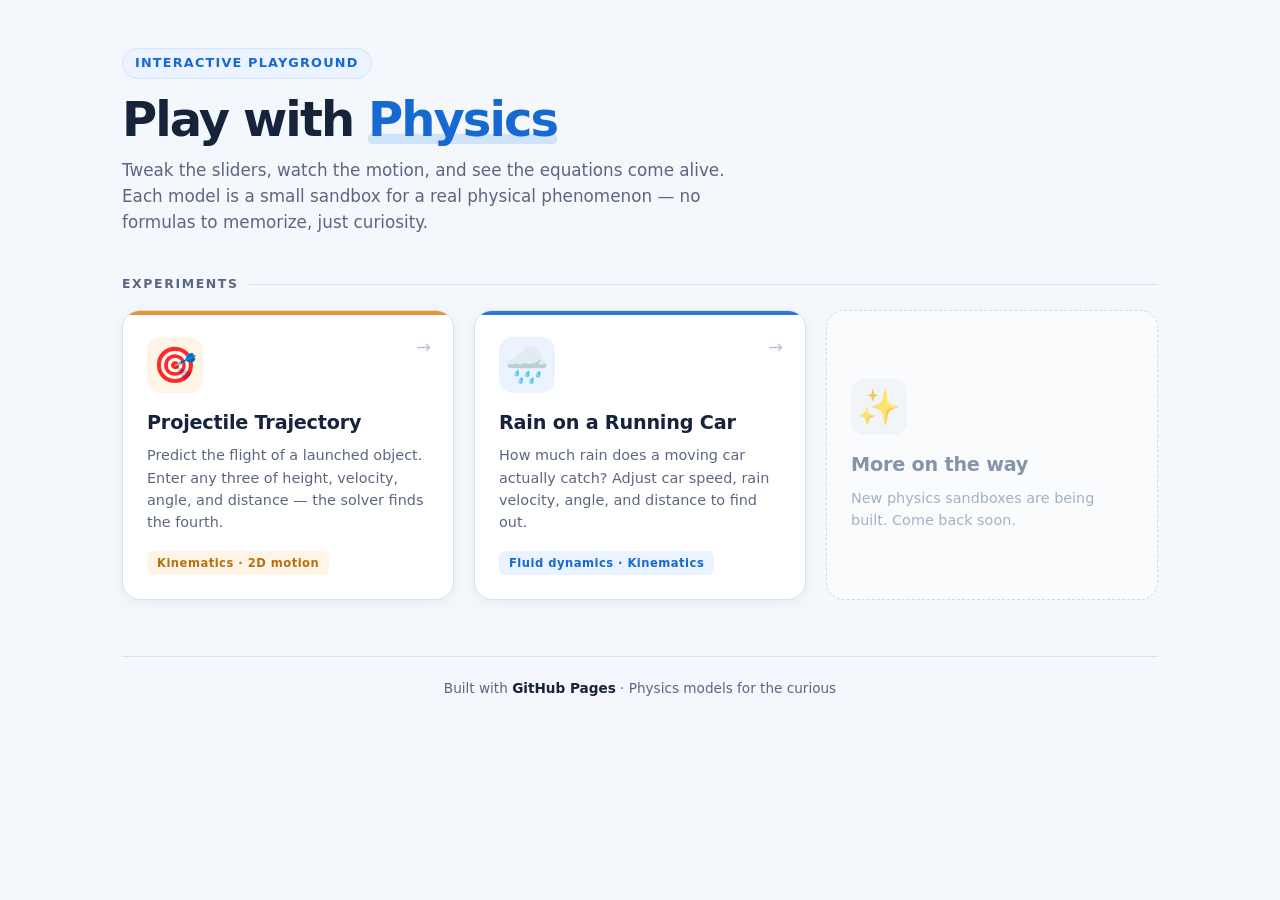
<file: index.html>
<!DOCTYPE html>
<html lang="en">
<head>
<meta charset="UTF-8">
<meta name="viewport" content="width=device-width, initial-scale=1">
<title>Play with Physics · Interactive Models</title>
<style>
  :root {
    --ink: #17233b;
    --muted: #5b6780;
    --blue: #1769d2;
    --blue2: #eaf3ff;
    --border: #d7e1ef;
    --red: #d9362b;
    --orange: #e08a18;
    --green: #16834a;
    --purple: #8e44ad;
  }
  * { box-sizing: border-box; }
  body {
    margin: 0;
    background: #f4f7fb;
    color: var(--ink);
    font: 16px/1.45 system-ui, -apple-system, Segoe UI, Roboto, Arial, sans-serif;
  }
  .wrap {
    max-width: 1080px;
    margin: 0 auto;
    padding: 48px 22px 60px;
  }

  /* ---------- header ---------- */
  header {
    margin-bottom: 40px;
    text-align: left;
  }
  .kicker {
    display: inline-block;
    font-size: 0.8rem;
    font-weight: 600;
    letter-spacing: 1.2px;
    text-transform: uppercase;
    color: var(--blue);
    background: var(--blue2);
    padding: 5px 12px;
    border-radius: 20px;
    margin-bottom: 14px;
    border: 1px solid #d3e5fa;
  }
  h1 {
    font-size: clamp(2rem, 4.5vw, 3rem);
    font-weight: 800;
    letter-spacing: -0.04em;
    line-height: 1.1;
    margin: 0 0 12px;
    color: var(--ink);
  }
  h1 .accent {
    color: var(--blue);
    position: relative;
    white-space: nowrap;
  }
  h1 .accent::after {
    content: "";
    position: absolute;
    left: 0;
    right: 0;
    bottom: 0.05em;
    height: 0.22em;
    background: #cfe3fb;
    border-radius: 4px;
    z-index: -1;
  }
  header p {
    margin: 0;
    color: var(--muted);
    font-size: 1.05rem;
    max-width: 620px;
    line-height: 1.55;
  }

  /* ---------- section label ---------- */
  .section-label {
    font-size: 0.78rem;
    font-weight: 700;
    letter-spacing: 1.6px;
    text-transform: uppercase;
    color: var(--muted);
    margin: 0 0 16px;
    display: flex;
    align-items: center;
    gap: 10px;
  }
  .section-label::after {
    content: "";
    flex: 1;
    height: 1px;
    background: var(--border);
  }

  /* ---------- experiment grid ---------- */
  .experiment-grid {
    display: grid;
    grid-template-columns: repeat(auto-fill, minmax(300px, 1fr));
    gap: 20px;
  }
  .experiment-card {
    background: #ffffff;
    border: 1px solid var(--border);
    border-radius: 18px;
    padding: 26px 24px 24px;
    text-decoration: none;
    color: inherit;
    display: block;
    transition: transform 0.18s ease, box-shadow 0.18s ease, border-color 0.18s ease;
    box-shadow: 0 3px 14px rgba(23, 35, 59, 0.05);
    position: relative;
    overflow: hidden;
  }
  .experiment-card::before {
    content: "";
    position: absolute;
    top: 0;
    left: 0;
    right: 0;
    height: 4px;
    background: var(--accent, var(--blue));
    opacity: 0.9;
  }
  .experiment-card:hover {
    transform: translateY(-4px);
    box-shadow: 0 12px 28px rgba(23, 35, 59, 0.1);
    border-color: #c2d6ee;
  }
  .card-icon {
    font-size: 2.2rem;
    line-height: 1;
    margin-bottom: 16px;
    display: inline-block;
    width: 56px;
    height: 56px;
    border-radius: 14px;
    background: var(--icon-bg, #eaf3ff);
    display: flex;
    align-items: center;
    justify-content: center;
  }
  .card-title {
    font-size: 1.2rem;
    font-weight: 700;
    color: var(--ink);
    margin: 0 0 8px;
    letter-spacing: -0.01em;
  }
  .card-desc {
    font-size: 0.9rem;
    color: var(--muted);
    line-height: 1.55;
    margin: 0 0 16px;
  }
  .card-tag {
    display: inline-block;
    font-size: 0.72rem;
    font-weight: 600;
    letter-spacing: 0.5px;
    color: var(--tag-ink, var(--blue));
    background: var(--tag-bg, var(--blue2));
    padding: 4px 10px;
    border-radius: 6px;
  }
  .card-arrow {
    position: absolute;
    top: 24px;
    right: 22px;
    font-size: 1.1rem;
    color: #b7c5d8;
    transition: transform 0.18s ease, color 0.18s ease;
  }
  .experiment-card:hover .card-arrow {
    transform: translateX(4px);
    color: var(--blue);
  }

  /* ---------- card color variants ---------- */
  .card-rain {
    --accent: #1769d2;
    --icon-bg: #eaf3ff;
    --tag-bg: #eaf3ff;
    --tag-ink: #1769d2;
  }
  .card-projectile {
    --accent: #e08a18;
    --icon-bg: #fff5e6;
    --tag-bg: #fff5e6;
    --tag-ink: #b86f10;
  }

  /* ---------- coming soon card ---------- */
  .coming-soon {
    background: #fafbfd;
    border: 1px dashed #cfdbe8;
    border-radius: 18px;
    padding: 26px 24px;
    color: #8494ab;
    display: flex;
    flex-direction: column;
    justify-content: center;
    min-height: 200px;
  }
  .coming-soon .card-icon {
    background: #eef2f7;
    opacity: 0.7;
  }
  .coming-soon .card-title {
    color: #8494ab;
  }
  .coming-soon .card-desc {
    color: #a3b1c4;
    margin-bottom: 0;
  }

  /* ---------- footer ---------- */
  footer {
    margin-top: 56px;
    padding-top: 22px;
    border-top: 1px solid var(--border);
    text-align: center;
    font-size: 0.85rem;
    color: var(--muted);
  }
  footer strong {
    color: var(--ink);
    font-weight: 600;
  }

  @media (max-width: 520px) {
    .wrap { padding: 32px 16px 44px; }
    .experiment-card, .coming-soon { padding: 22px 20px; }
  }
</style>
</head>
<body>
<div class="wrap">
  <header>
    <span class="kicker">Interactive playground</span>
    <h1>Play with <span class="accent">Physics</span></h1>
    <p>
      Tweak the sliders, watch the motion, and see the equations come alive.
      Each model is a small sandbox for a real physical phenomenon — no formulas to memorize, just curiosity.
    </p>
  </header>

  <p class="section-label">Experiments</p>

  <div class="experiment-grid">
  
    <!-- Projectile motion -->
    <a href="projectile.html" class="experiment-card card-projectile">
      <span class="card-arrow">→</span>
      <div class="card-icon">🎯</div>
      <h2 class="card-title">Projectile Trajectory</h2>
      <p class="card-desc">
        Predict the flight of a launched object. Enter any three of height, velocity, angle, and distance — the solver finds the fourth.
      </p>
      <span class="card-tag">Kinematics · 2D motion</span>
    </a>

    <!-- Rain on a running car -->
    <a href="rain-car.html" class="experiment-card card-rain">
      <span class="card-arrow">→</span>
      <div class="card-icon">🌧️</div>
      <h2 class="card-title">Rain on a Running Car</h2>
      <p class="card-desc">
        How much rain does a moving car actually catch? Adjust car speed, rain velocity, angle, and distance to find out.
      </p>
      <span class="card-tag">Fluid dynamics · Kinematics</span>
    </a>

    <!-- Placeholder for future experiments -->
    <div class="coming-soon">
      <div class="card-icon">✨</div>
      <h2 class="card-title">More on the way</h2>
      <p class="card-desc">
        New physics sandboxes are being built. Come back soon.
      </p>
    </div>
  </div>

  <footer>
    Built with <strong>GitHub Pages</strong> · Physics models for the curious
  </footer>
</div>
</body>
</html>
</file>
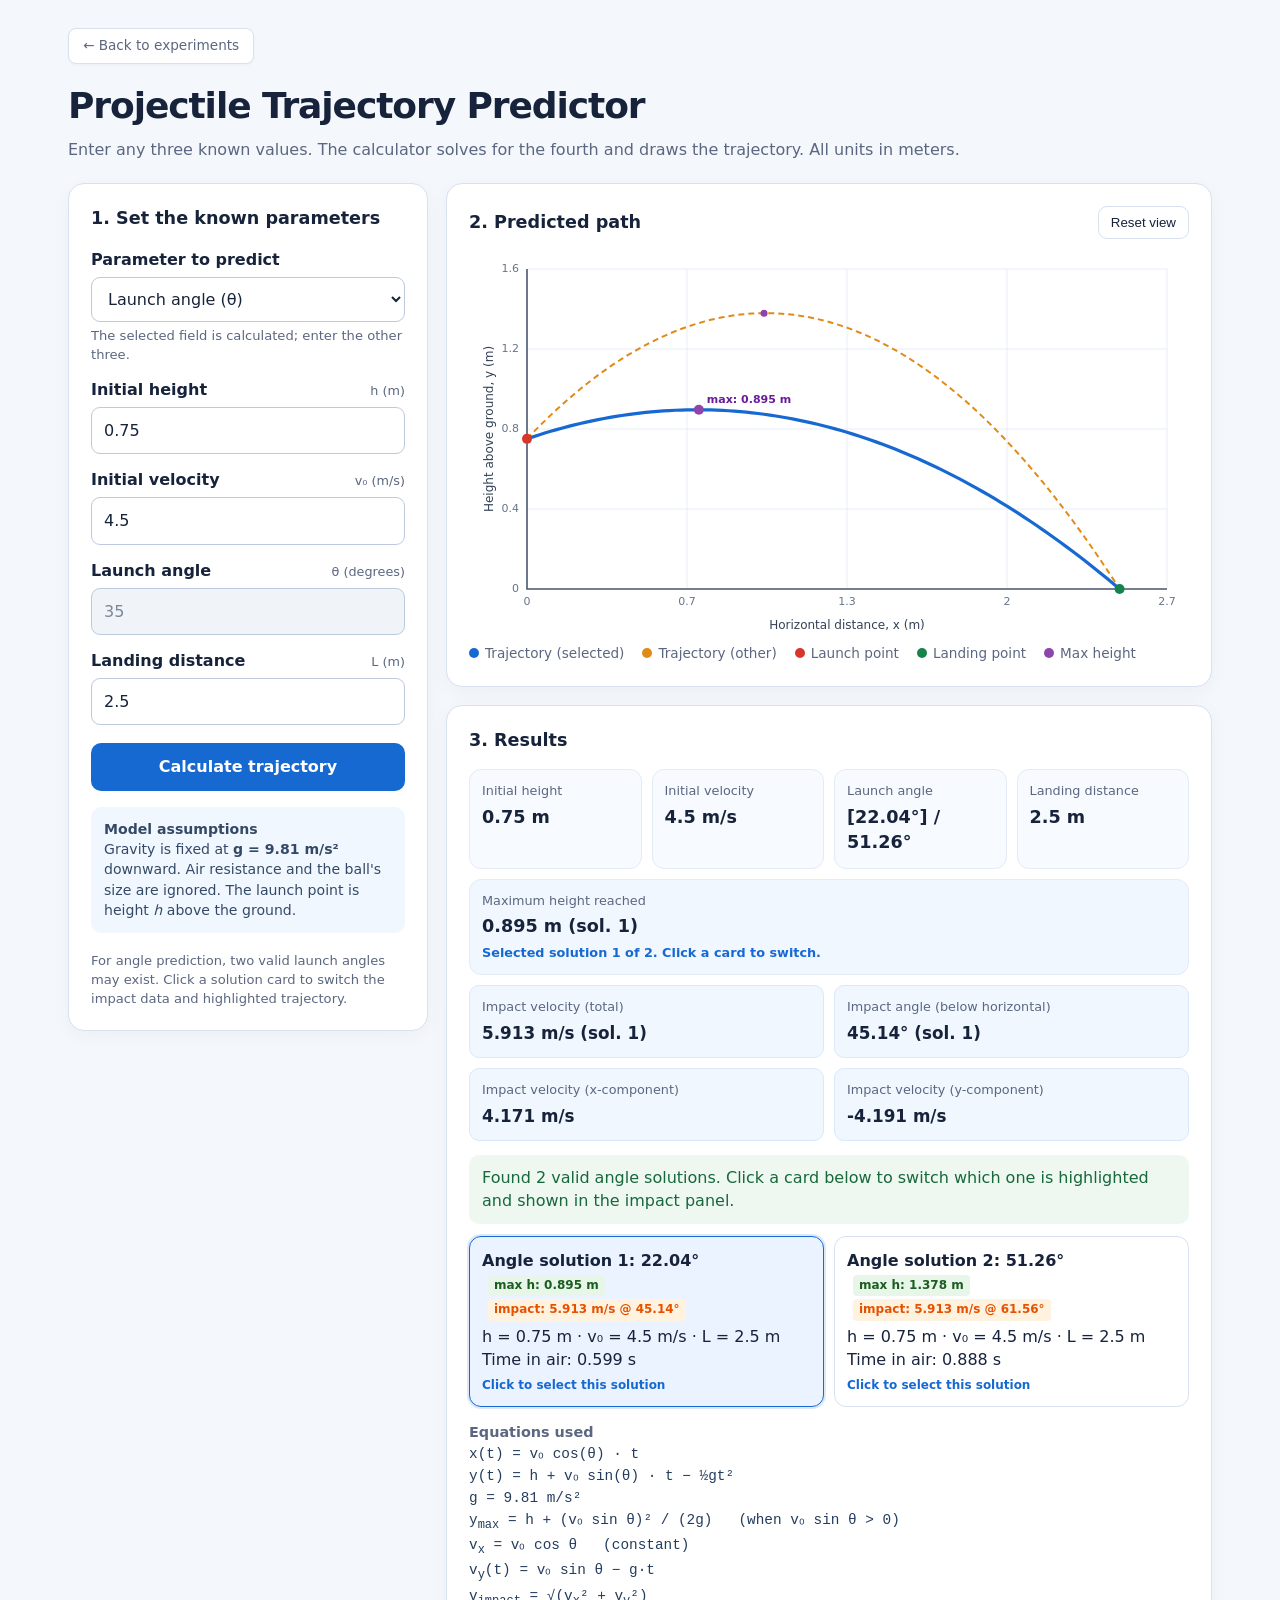
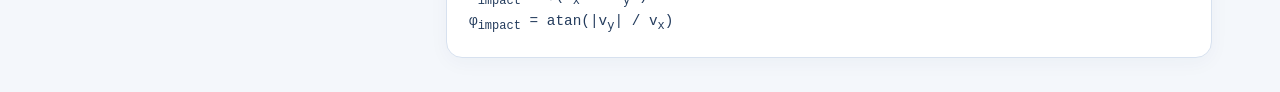
<file: projectile.html>
<!DOCTYPE html>
<html lang="en">
<head>
<link rel="stylesheet" href="style.css">
<meta charset="UTF-8">
<meta name="viewport" content="width=device-width, initial-scale=1">
<title>Projectile Trajectory Predictor</title>
<style>
  :root { --ink:#17233b; --muted:#5b6780; --blue:#1769d2; --blue2:#eaf3ff; --green:#16834a; --border:#d7e1ef; --red:#d9362b; --purple:#8e44ad; }
  * { box-sizing:border-box; }
  body { margin:0; background:#f4f7fb; color:var(--ink); font:16px/1.45 system-ui,-apple-system,Segoe UI,Roboto,Arial,sans-serif; }
  .wrap { max-width:1180px; margin:0 auto; padding:28px 18px 42px; }
  header { margin-bottom:22px; }

  /* --- Back button styled for the light background --- */
  .back-btn {
    display: inline-flex;
    align-items: center;
    gap: 6px;
    font-size: 0.85rem;
    font-weight: 500;
    color: #5b6780;
    text-decoration: none;
    background: #ffffff;
    padding: 7px 14px;
    border-radius: 8px;
    border: 1px solid #d7e1ef;
    margin-bottom: 16px;
    transition: all 0.15s ease;
    box-shadow: 0 1px 3px rgba(23, 35, 59, 0.04);
  }
  .back-btn:hover {
    background: #eaf3ff;
    color: #1769d2;
    border-color: #1769d2;
    transform: translateX(-2px);
    box-shadow: 0 2px 6px rgba(23, 105, 210, 0.12);
  }
  .back-btn:active {
    transform: translateX(-2px) scale(0.98);
  }

  h1 { font-size:clamp(1.65rem,3vw,2.25rem); margin:0 0 6px; letter-spacing:-.03em; }
  header p { margin:0; color:var(--muted); }
  .layout { display:grid; grid-template-columns:minmax(290px,360px) minmax(0,1fr); gap:18px; align-items:start; }
  .panel { background:#fff; border:1px solid var(--border); border-radius:16px; padding:22px; box-shadow:0 5px 20px #23385b0a; }
  h2 { font-size:1.1rem; margin:0 0 16px; }
  .field { margin-bottom:14px; }
  label { display:flex; align-items:baseline; justify-content:space-between; gap:8px; font-weight:650; margin-bottom:6px; }
  label small { color:var(--muted); font-weight:450; font-size:.8rem; }
  input, select { width:100%; border:1px solid #bdcadd; border-radius:9px; padding:11px 12px; font:inherit; color:var(--ink); background:white; }
  input:focus, select:focus { outline:3px solid #1769d225; border-color:var(--blue); }
  input:disabled { background:#f0f3f8; color:#7c8799; cursor:not-allowed; }
  .hint { font-size:.82rem; color:var(--muted); margin:4px 0 0; }
  .primary { border:0; border-radius:10px; background:var(--blue); color:white; padding:12px 16px; width:100%; font:inherit; font-weight:700; cursor:pointer; margin-top:4px; }
  .primary:hover { background:#0d55b3; }
  .secondary { border:1px solid var(--border); background:white; border-radius:9px; padding:8px 12px; cursor:pointer; color:var(--ink); }
  .note { background:#f0f7ff; border-radius:10px; padding:12px 13px; color:#344966; font-size:.88rem; margin-top:16px; }
  .right { display:grid; gap:18px; }
  .plot-head { display:flex; align-items:center; justify-content:space-between; gap:12px; margin-bottom:8px; }
  .plot-head h2 { margin:0; }
  canvas { display:block; width:100%; height:390px; }
  .legend { display:flex; gap:18px; flex-wrap:wrap; color:var(--muted); font-size:.85rem; margin-top:7px; }
  .dot { display:inline-block; width:10px; height:10px; border-radius:50%; margin-right:6px; }
  .results { display:grid; grid-template-columns:repeat(4,minmax(0,1fr)); gap:10px; }
  .metric { background:#f7faff; border:1px solid #e3ebf6; border-radius:12px; padding:12px; min-width:0; }
  .metric .name { color:var(--muted); font-size:.8rem; }
  .metric .value { font-size:1.1rem; font-weight:750; overflow-wrap:anywhere; margin-top:4px; }
  .metric .extra { font-size:.8rem; color:#1769d2; font-weight:600; margin-top:4px; }
  .impact-grid { display:grid; grid-template-columns:repeat(2,minmax(0,1fr)); gap:10px; margin-top:10px; }
  .impact-item { background:#f0f7ff; border-radius:10px; padding:12px; border:1px solid #dbe7fa; }
  .impact-item .name { color:var(--muted); font-size:.8rem; }
  .impact-item .value { font-size:1.05rem; font-weight:750; margin-top:4px; }
  .status { border-radius:10px; padding:11px 13px; margin-top:14px; background:#eef8f1; color:#17683a; }
  .status.error { background:#fff0ef; color:#a12820; }
  .solutions { display:grid; grid-template-columns:repeat(2,minmax(0,1fr)); gap:10px; margin-top:12px; }
  .solution { border:1px solid var(--border); border-radius:12px; padding:12px; cursor:pointer; transition:background .15s, border-color .15s, box-shadow .15s; }
  .solution:hover { background:#f7faff; }
  .solution.active { border-color:var(--blue); background:#eaf3ff; box-shadow:0 0 0 2px #1769d225; }
  .solution strong { display:block; margin-bottom:4px; }
  .equations { color:var(--muted); font-size:.9rem; }
  .equations code { color:#243c5d; white-space:normal; }
  footer { color:var(--muted); font-size:.82rem; margin-top:18px; }
  .badge { font-size:.75rem; padding:2px 6px; border-radius:4px; display:inline-block; margin-left:6px; }
  .badge-max { background:#e8f5e9; color:#1b5e20; }
  .badge-impact { background:#fff3e0; color:#e65100; }
  .solution .hint-pick { font-size:.75rem; color:var(--blue); font-weight:600; margin-top:6px; display:block; }
  @media (max-width:850px) { .layout { grid-template-columns:1fr; } canvas { height:320px; } }
  @media (max-width:520px) { .wrap { padding:18px 11px 30px; } .panel { padding:16px; } .results { grid-template-columns:repeat(2,minmax(0,1fr)); } .impact-grid { grid-template-columns:1fr; } .solutions { grid-template-columns:1fr; } canvas { height:270px; } }
</style>
</head>
<body>
<div class="wrap">
  <header>
    <a href="index.html" class="back-btn">← Back to experiments</a>
    <h1>Projectile Trajectory Predictor</h1>
    <p>Enter any three known values. The calculator solves for the fourth and draws the trajectory. All units in meters.</p>
  </header>

  <div class="layout">
    <section class="panel">
      <h2>1. Set the known parameters</h2>
      <div class="field">
        <label for="unknown">Parameter to predict</label>
        <select id="unknown">
          <option value="theta">Launch angle (θ)</option>
          <option value="h">Initial height (h)</option>
          <option value="v">Initial velocity (v₀)</option>
          <option value="L">Landing distance (L)</option>
        </select>
        <p class="hint">The selected field is calculated; enter the other three.</p>
      </div>
      <div class="field">
        <label for="h">Initial height <small>h (m)</small></label>
        <input id="h" type="number" min="0" step="any" value="0.75">
      </div>
      <div class="field">
        <label for="v">Initial velocity <small>v₀ (m/s)</small></label>
        <input id="v" type="number" min="0" step="any" value="4.5">
      </div>
      <div class="field">
        <label for="theta">Launch angle <small>θ (degrees)</small></label>
        <input id="theta" type="number" min="-89.9" max="89.9" step="any" value="35">
      </div>
      <div class="field">
        <label for="L">Landing distance <small>L (m)</small></label>
        <input id="L" type="number" min="0" step="any" value="2.5">
      </div>
      <button class="primary" id="solve">Calculate trajectory</button>
      <div class="note"><strong>Model assumptions</strong><br>Gravity is fixed at <b>g = 9.81 m/s²</b> downward. Air resistance and the ball's size are ignored. The launch point is height <i>h</i> above the ground.</div>
      <footer>For angle prediction, two valid launch angles may exist. Click a solution card to switch the impact data and highlighted trajectory.</footer>
    </section>

    <div class="right">
      <section class="panel">
        <div class="plot-head">
          <h2>2. Predicted path</h2>
          <button class="secondary" id="resetView" type="button">Reset view</button>
        </div>
        <canvas id="plot" aria-label="Projectile trajectory graph"></canvas>
        <div class="legend">
          <span><i class="dot" style="background:#1769d2"></i>Trajectory (selected)</span>
          <span><i class="dot" style="background:#e08a18"></i>Trajectory (other)</span>
          <span><i class="dot" style="background:#d9362b"></i>Launch point</span>
          <span><i class="dot" style="background:#16834a"></i>Landing point</span>
          <span><i class="dot" style="background:#8e44ad"></i>Max height</span>
        </div>
      </section>
      <section class="panel">
        <h2>3. Results</h2>
        <div class="results">
          <div class="metric"><div class="name">Initial height</div><div class="value" id="outH">—</div></div>
          <div class="metric"><div class="name">Initial velocity</div><div class="value" id="outV">—</div></div>
          <div class="metric"><div class="name">Launch angle</div><div class="value" id="outTheta">—</div></div>
          <div class="metric"><div class="name">Landing distance</div><div class="value" id="outL">—</div></div>
        </div>
        <div class="metric" style="grid-column: span 4; margin-top: 10px; background: #f0f7ff;">
          <div class="name">Maximum height reached</div>
          <div class="value" id="outMaxHeight">—</div>
          <div class="extra" id="outMaxHeightNote"></div>
        </div>
        <div class="impact-grid" id="impactPanel" style="display:none;">
          <div class="impact-item">
            <div class="name">Impact velocity (total)</div>
            <div class="value" id="outImpactV">—</div>
          </div>
          <div class="impact-item">
            <div class="name">Impact angle (below horizontal)</div>
            <div class="value" id="outImpactAngle">—</div>
          </div>
          <div class="impact-item">
            <div class="name">Impact velocity (x-component)</div>
            <div class="value" id="outImpactVx">—</div>
          </div>
          <div class="impact-item">
            <div class="name">Impact velocity (y-component)</div>
            <div class="value" id="outImpactVy">—</div>
          </div>
        </div>
        <div id="status" class="status" role="status">Enter three parameters and calculate.</div>
        <div id="solutions" class="solutions"></div>
        <div class="equations" style="margin-top:15px">
          <b>Equations used</b><br>
          <code>x(t) = v₀ cos(θ) · t</code><br>
          <code>y(t) = h + v₀ sin(θ) · t − ½gt²</code><br>
          <code>g = 9.81 m/s²</code><br>
          <code>y<sub>max</sub> = h + (v₀ sin θ)² / (2g) &nbsp; (when v₀ sin θ &gt; 0)</code><br>
          <code>v<sub>x</sub> = v₀ cos θ &nbsp; (constant)</code><br>
          <code>v<sub>y</sub>(t) = v₀ sin θ − g·t</code><br>
          <code>v<sub>impact</sub> = √(v<sub>x</sub>² + v<sub>y</sub>²)</code><br>
          <code>φ<sub>impact</sub> = atan(|v<sub>y</sub>| / v<sub>x</sub>)</code>
        </div>
      </section>
    </div>
  </div>
</div>
<script>
(() => {
  // Use meters and m/s²
  const g = 9.81;
  const ids = ['h','v','theta','L'];
  const inputs = Object.fromEntries(ids.map(id => [id, document.getElementById(id)]));
  const unknown = document.getElementById('unknown');
  const canvas = document.getElementById('plot');
  const ctx = canvas.getContext('2d');
  let currentTrajectories = [];
  let currentAnswers = [];
  let selectedSolution = 0;
  let viewReset = true;

  const num = id => {
    const value = inputs[id].value.trim();
    return value === '' ? NaN : Number(value);
  };
  const fmt = (x, digits=2) => Number.isFinite(x) ? x.toLocaleString(undefined,{maximumFractionDigits:digits}) : '—';
  const rad = deg => deg * Math.PI / 180;
  const deg = r => r * 180 / Math.PI;

  function setDisabled() {
    ids.forEach(id => {
      const off = id === unknown.value;
      inputs[id].disabled = off;
      inputs[id].required = !off;
    });
    calculate();
  }

  function calculate() {
    const missing = unknown.value;
    const p = {};
    ids.filter(id => id !== missing).forEach(id => p[id] = num(id));
    const status = document.getElementById('status');
    const solutionsBox = document.getElementById('solutions');
    const outMaxHeight = document.getElementById('outMaxHeight');
    const outMaxHeightNote = document.getElementById('outMaxHeightNote');
    const impactPanel = document.getElementById('impactPanel');
    
    solutionsBox.innerHTML = '';
    currentTrajectories = [];
    currentAnswers = [];
    selectedSolution = 0;
    outMaxHeight.textContent = '—';
    outMaxHeightNote.textContent = '';
    impactPanel.style.display = 'none';

    const bad = Object.entries(p).find(([k,v]) => !Number.isFinite(v));
    if (bad) return showError('Please enter all three known values.');
    if (p.h !== undefined && p.h < 0) return showError('Initial height must be zero or greater.');
    if (p.v !== undefined && p.v <= 0) return showError('Initial velocity must be greater than zero.');
    if (p.theta !== undefined && (p.theta <= -90 || p.theta >= 90)) return showError('Launch angle must be between −90° and 90°.');
    if (p.L !== undefined && p.L <= 0) return showError('Landing distance must be greater than zero.');

    let answers = [];
    if (missing === 'h') {
      const t = p.L / (p.v * Math.cos(rad(p.theta)));
      if (!(t > 0)) return showError('These values do not describe a forward landing.');
      const h = 0.5*g*t*t - p.v*Math.sin(rad(p.theta))*t;
      if (h < -1e-7) return showError('These values imply a landing point above the ground launch reference; no nonnegative initial height fits.');
      answers = [{...p,h:Math.max(0,h)}];
    } else if (missing === 'v') {
      const th = rad(p.theta);
      const denom = 2*Math.cos(th)**2*(p.h + p.L*Math.tan(th));
      if (!(denom > 0)) return showError('No physical solution: the projectile cannot reach that landing point with these height, angle, and distance values.');
      const v = Math.sqrt(g*p.L*p.L/denom);
      answers = [{...p,v}];
    } else if (missing === 'L') {
      const th = rad(p.theta);
      const disc = (p.v*Math.sin(th))**2 + 2*g*p.h;
      const t = (p.v*Math.sin(th) + Math.sqrt(disc))/g;
      const L = p.v*Math.cos(th)*t;
      if (!(t > 0) || !(L > 0)) return showError('No forward landing solution for these values.');
      answers = [{...p,L}];
    } else if (missing === 'theta') {
      const A = g*p.L*p.L/(2*p.v*p.v);
      const D = p.L*p.L - 4*A*(A-p.h);
      const tol = 1e-9 * Math.max(1, p.L*p.L, Math.abs(4*A*(A-p.h)));
      if (D < -tol) return showError('No real launch angle reaches this distance with the specified height and speed.');
      const roots = Math.abs(D) <= tol ? [-(-p.L)/(2*A)] : [(p.L + Math.sqrt(Math.max(0,D)))/(2*A), (p.L - Math.sqrt(Math.max(0,D)))/(2*A)];
      answers = [...new Set(roots.map(tan => Math.atan(tan)*180/Math.PI).map(a => Math.round(a*1e8)/1e8))]
        .filter(a => a > -90 && a < 90)
        .map(theta => ({...p,theta}));
      if (!answers.length) return showError('No valid launch angle was found.');
    }

    answers.sort((a,b) => a.theta-b.theta);
    currentTrajectories = answers.map(a => trajectory(a));
    if (currentTrajectories.some(t => !t)) return showError('These parameters do not produce a valid forward trajectory.');

    currentAnswers = answers;
    selectedSolution = 0;

    // Update top summary metrics to reflect the selected solution
    refreshSummary();

    // Update impact panel
    updateImpactPanel();

    status.className = 'status';
    status.textContent = answers.length > 1
      ? `Found ${answers.length} valid angle solutions. Click a card below to switch which one is highlighted and shown in the impact panel.`
      : 'Solution found. The graph shows the predicted trajectory.';

    // Build solution cards (clickable)
    answers.forEach((a, i) => {
      const tr = currentTrajectories[i];
      const card = document.createElement('div');
      card.className = 'solution' + (i === selectedSolution ? ' active' : '');
      card.dataset.index = i;
      card.innerHTML = `<strong>Angle solution ${i+1}: ${fmt(a.theta)}°
                        <span class="badge badge-max">max h: ${fmt(tr.maxY, 3)} m</span>
                        <span class="badge badge-impact">impact: ${fmt(tr.impactSpeed, 3)} m/s @ ${fmt(tr.impactAngle, 2)}°</span></strong>
                        <span>h = ${fmt(a.h)} m · v₀ = ${fmt(a.v)} m/s · L = ${fmt(a.L)} m<br>
                        Time in air: ${fmt(tr.time, 3)} s</span>
                        <span class="hint-pick">Click to select this solution</span>`;
      card.addEventListener('click', () => selectSolution(i));
      solutionsBox.appendChild(card);
    });

    draw();
    return;

    function showError(message) {
      currentTrajectories = [];
      currentAnswers = [];
      selectedSolution = 0;
      status.className = 'status error';
      status.textContent = message;
      ['outH','outV','outTheta','outL'].forEach(id => document.getElementById(id).textContent='—');
      outMaxHeight.textContent = '—';
      outMaxHeightNote.textContent = '';
      impactPanel.style.display = 'none';
      draw();
    }
  }

  function selectSolution(i) {
    if (i < 0 || i >= currentTrajectories.length) return;
    selectedSolution = i;
    // Update active highlight
    const solutionsBox = document.getElementById('solutions');
    solutionsBox.querySelectorAll('.solution').forEach(el => {
      el.classList.toggle('active', Number(el.dataset.index) === i);
    });
    refreshSummary();
    updateImpactPanel();
    draw();
  }

  function refreshSummary() {
    if (!currentAnswers.length) return;
    const a = currentAnswers[selectedSolution];
    const tr = currentTrajectories[selectedSolution];
    document.getElementById('outH').textContent = fmt(a.h) + ' m';
    document.getElementById('outV').textContent = fmt(a.v) + ' m/s';
    document.getElementById('outTheta').textContent = currentAnswers.length > 1
      ? currentAnswers.map((ans, idx) => (idx === selectedSolution ? `[${fmt(ans.theta)}°]` : `${fmt(ans.theta)}°`)).join(' / ')
      : fmt(a.theta) + '°';
    document.getElementById('outL').textContent = fmt(a.L) + ' m';

    const outMaxHeight = document.getElementById('outMaxHeight');
    const outMaxHeightNote = document.getElementById('outMaxHeightNote');
    if (currentAnswers.length === 1) {
      outMaxHeight.textContent = fmt(tr.maxY, 3) + ' m';
      if (tr.maxY > tr.h + 1e-9) {
        outMaxHeightNote.textContent = `Reached at apex (vy = 0). Launch height: ${fmt(tr.h)} m`;
      } else {
        outMaxHeightNote.textContent = `Projectile never rises above launch height (launched downward or horizontally).`;
      }
    } else {
      outMaxHeight.textContent = fmt(tr.maxY, 3) + ' m (sol. ' + (selectedSolution + 1) + ')';
      outMaxHeightNote.textContent = `Selected solution ${selectedSolution + 1} of ${currentAnswers.length}. Click a card to switch.`;
    }
  }

  function updateImpactPanel() {
    const panel = document.getElementById('impactPanel');
    if (!currentTrajectories.length) { panel.style.display = 'none'; return; }
    const tr = currentTrajectories[selectedSolution];
    const suffix = currentTrajectories.length > 1 ? ` (sol. ${selectedSolution + 1})` : '';
    document.getElementById('outImpactV').textContent   = fmt(tr.impactSpeed, 3) + ' m/s' + suffix;
    document.getElementById('outImpactAngle').textContent = fmt(tr.impactAngle, 2) + '°' + suffix;
    document.getElementById('outImpactVx').textContent  = fmt(tr.vx, 3) + ' m/s';
    document.getElementById('outImpactVy').textContent  = fmt(tr.impactVy, 3) + ' m/s';
    panel.style.display = 'grid';
  }

  function trajectory(a) {
    const th = rad(a.theta);
    const vx = a.v*Math.cos(th), vy = a.v*Math.sin(th);
    if (!(vx > 0)) return null;
    const disc = vy*vy + 2*g*a.h;
    const t = (vy + Math.sqrt(disc))/g;
    if (!(t > 0) || !Number.isFinite(t)) return null;
    const L = vx*t;
    const points = [];
    const steps = 100;
    for (let i=0;i<=steps;i++) {
      const time = t*i/steps;
      points.push({x:vx*time, y:a.h+vy*time-0.5*g*time*time});
    }
    
    // Maximum height calculation
    const maxY = vy > 0 ? a.h + (vy * vy) / (2 * g) : a.h;
    
    // Impact velocity and angle
    const impactVy = vy - g * t;
    const impactSpeed = Math.sqrt(vx*vx + impactVy*impactVy);
    const impactAngle = Math.abs(deg(Math.atan2(Math.abs(impactVy), vx)));
    
    return {points, time:t, L, h:a.h, maxY, theta:a.theta, vy, vx, impactVy, impactSpeed, impactAngle};
  }

  function draw() {
    const rect = canvas.getBoundingClientRect();
    const dpr = window.devicePixelRatio || 1;
    canvas.width = Math.max(1, Math.round(rect.width*dpr));
    canvas.height = Math.max(1, Math.round(rect.height*dpr));
    ctx.setTransform(dpr,0,0,dpr,0,0);
    const W=rect.width, H=rect.height;
    ctx.clearRect(0,0,W,H);
    ctx.fillStyle='#fff'; ctx.fillRect(0,0,W,H);
    const pad={l:58,r:22,t:22,b:48};
    const plotW=W-pad.l-pad.r, plotH=H-pad.t-pad.b;
    if (!currentTrajectories.length) {
      ctx.fillStyle='#718096'; ctx.font='15px system-ui'; ctx.textAlign='center';
      ctx.fillText('Your trajectory will appear here',W/2,H/2);
      return;
    }
    const maxX=Math.max(...currentTrajectories.map(t=>t.L))*1.08 || 1;
    const maxY=Math.max(...currentTrajectories.map(t => t.maxY), ...currentTrajectories.flatMap(t=>t.points.map(p=>p.y)), ...currentTrajectories.map(t=>t.h), 1)*1.16;
    const sx=x=>pad.l+x/maxX*plotW;
    const sy=y=>pad.t+plotH-y/maxY*plotH;
    ctx.strokeStyle='#e7edf5'; ctx.lineWidth=1; ctx.fillStyle='#66758b'; ctx.font='11px system-ui';
    ctx.textAlign='right'; ctx.textBaseline='middle';
    for(let i=0;i<=4;i++){
      const y=maxY*i/4, py=sy(y);
      ctx.beginPath();ctx.moveTo(pad.l,py);ctx.lineTo(W-pad.r,py);ctx.stroke();
      ctx.fillText(fmt(y,1),pad.l-8,py);
    }
    ctx.textAlign='center';ctx.textBaseline='top';
    for(let i=0;i<=4;i++){
      const x=maxX*i/4, px=sx(x);
      ctx.beginPath();ctx.moveTo(px,pad.t);ctx.lineTo(px,pad.t+plotH);ctx.stroke();
      ctx.fillText(fmt(x,1),px,pad.t+plotH+8);
    }
    ctx.strokeStyle='#4b5870';ctx.lineWidth=1.6;
    ctx.beginPath();ctx.moveTo(pad.l,pad.t);ctx.lineTo(pad.l,pad.t+plotH);ctx.lineTo(W-pad.r,pad.t+plotH);ctx.stroke();
    ctx.fillStyle='#334155';ctx.font='12px system-ui';ctx.textAlign='center';
    ctx.fillText('Horizontal distance, x (m)',pad.l+plotW/2,H-17);
    ctx.save();ctx.translate(15,pad.t+plotH/2);ctx.rotate(-Math.PI/2);ctx.fillText('Height above ground, y (m)',0,0);ctx.restore();

    // Draw non-selected trajectories first (orange, thinner)
    // then the selected one on top (blue, thicker)
    const order = currentTrajectories.map((_, i) => i)
      .sort((a, b) => (a === selectedSolution ? 1 : 0) - (b === selectedSolution ? 1 : 0));

    order.forEach(i => {
      const tr = currentTrajectories[i];
      const isSelected = i === selectedSolution;
      ctx.strokeStyle = isSelected ? '#1769d2' : '#e08a18';
      ctx.lineWidth = isSelected ? 3.2 : 2.0;
      if (!isSelected) ctx.setLineDash([6, 4]); else ctx.setLineDash([]);
      ctx.beginPath();
      tr.points.forEach((p, j) => {
        if (j === 0) ctx.moveTo(sx(p.x), sy(p.y));
        else ctx.lineTo(sx(p.x), sy(p.y));
      });
      ctx.stroke();
      ctx.setLineDash([]);
    });

    // Markers on top of all lines
    currentTrajectories.forEach((tr, i) => {
      const isSelected = i === selectedSolution;

      // Launch point (red)
      ctx.fillStyle = '#d9362b';
      ctx.beginPath(); ctx.arc(sx(0), sy(tr.h), isSelected ? 5 : 3.5, 0, 2*Math.PI); ctx.fill();

      // Landing point (green)
      ctx.fillStyle = '#16834a';
      ctx.beginPath(); ctx.arc(sx(tr.L), sy(0), isSelected ? 5 : 3.5, 0, 2*Math.PI); ctx.fill();

      // Max height marker (purple) - only full label for selected
      let maxPoint = tr.points.reduce((best, p) => p.y > best.y ? p : best, tr.points[0]);
      ctx.fillStyle = '#8e44ad';
      ctx.beginPath();
      ctx.arc(sx(maxPoint.x), sy(maxPoint.y), isSelected ? 5 : 3.5, 0, 2*Math.PI);
      ctx.fill();

      if (isSelected) {
        ctx.fillStyle = '#6a1b9a';
        ctx.font = 'bold 11px system-ui';
        ctx.textAlign = 'left';
        ctx.textBaseline = 'bottom';
        ctx.fillText(`max: ${fmt(tr.maxY, 3)} m`, sx(maxPoint.x) + 8, sy(maxPoint.y) - 4);
      }
    });
  }

  unknown.addEventListener('change', setDisabled);
  document.getElementById('solve').addEventListener('click', calculate);
  document.getElementById('resetView').addEventListener('click', draw);
  window.addEventListener('resize', draw);
  setDisabled();
})();
</script>
</body>
</html>
</file>
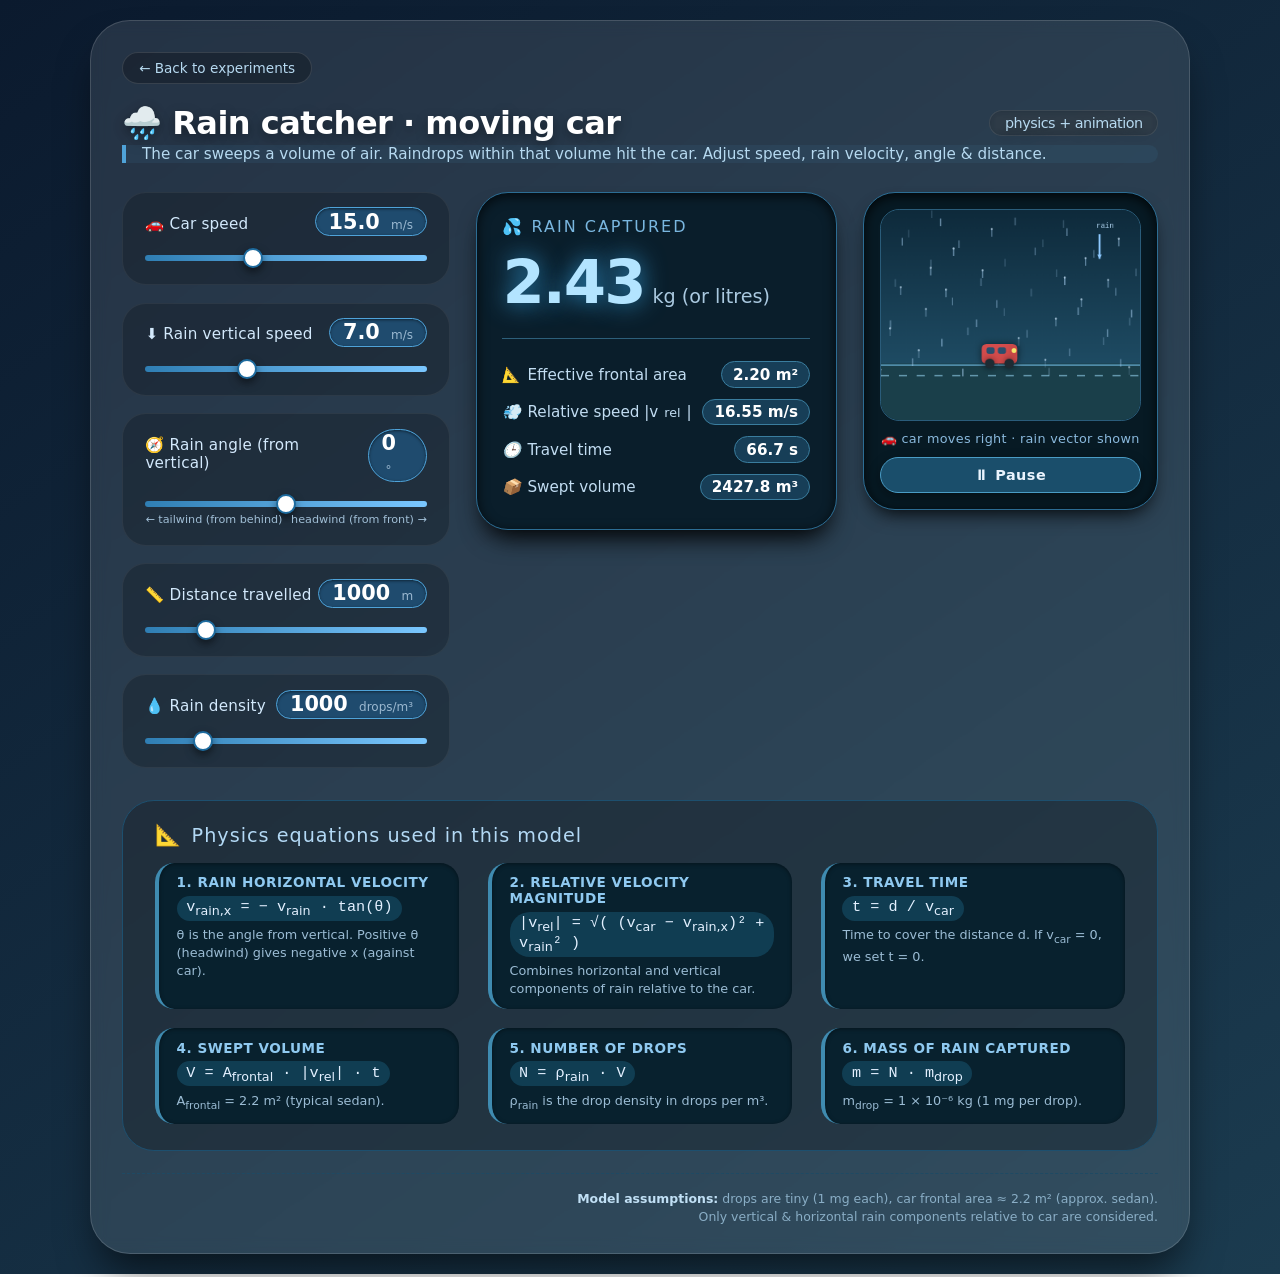
<file: rain-car.html>
<!DOCTYPE html>
<html lang="en">
<head>
    <link rel="stylesheet" href="style.css">
    <meta charset="UTF-8">
    <meta name="viewport" content="width=device-width, initial-scale=1.0">
    <title>Rain on a running car · physics model + animation</title>
    <style>
        * {
            box-sizing: border-box;
            font-family: system-ui, 'Segoe UI', Roboto, sans-serif;
        }
        body {
            background: linear-gradient(145deg, #0b1a2e 0%, #1b3b4f 100%);
            min-height: 100vh;
            display: flex;
            justify-content: center;
            align-items: center;
            margin: 0;
            padding: 20px;
        }
        .card {
            background: rgba(255, 255, 255, 0.1);
            backdrop-filter: blur(8px);
            -webkit-backdrop-filter: blur(8px);
            border-radius: 2.5rem;
            padding: 2rem 2rem 1.8rem;
            box-shadow: 0 25px 40px -10px rgba(0, 0, 0, 0.6), inset 0 0 0 1px rgba(255, 255, 255, 0.15);
            width: 1100px;
            max-width: 100%;
            color: #e9f2f9;
        }
        h1 {
            font-size: 2rem;
            font-weight: 600;
            margin: 0 0 0.2rem 0;
            letter-spacing: -0.5px;
            display: flex;
            align-items: center;
            gap: 0.5rem;
            color: #ffffff;
            text-shadow: 0 4px 12px rgba(0, 0, 0, 0.4);
        }
        h1 small {
            font-size: 0.9rem;
            font-weight: 400;
            color: #b6d9f0;
            margin-left: auto;
            background: rgba(0, 0, 0, 0.25);
            padding: 0.25rem 0.9rem;
            border-radius: 40px;
            backdrop-filter: blur(4px);
            border: 1px solid rgba(255, 255, 255, 0.1);
        }
        .subhead {
            margin: 0 0 1.8rem 0;
            font-size: 0.95rem;
            color: #b6d9f0;
            border-left: 4px solid #4fa3d9;
            padding-left: 1rem;
            background: rgba(79, 163, 217, 0.08);
            border-radius: 0 12px 12px 0;
        }
        .main-grid {
            display: grid;
            grid-template-columns: 1fr 1.1fr 0.9fr;
            gap: 1.6rem;
            align-items: start;
        }
        /* ----- sliders column (left) ----- */
        .sliders {
            display: flex;
            flex-direction: column;
            gap: 1.1rem;
        }
        .slider-item {
            background: rgba(0, 0, 0, 0.2);
            border-radius: 1.5rem;
            padding: 0.9rem 1.4rem 1.2rem;
            border: 1px solid rgba(255, 255, 255, 0.06);
            transition: all 0.1s ease;
        }
        .slider-item:hover {
            background: rgba(0, 0, 0, 0.3);
            border-color: rgba(255, 255, 255, 0.15);
        }
        .slider-header {
            display: flex;
            justify-content: space-between;
            align-items: baseline;
            margin-bottom: 0.6rem;
        }
        .slider-header label {
            font-weight: 500;
            font-size: 0.95rem;
            color: #d3e9fc;
            letter-spacing: 0.2px;
        }
        .slider-header .value {
            font-weight: 700;
            font-size: 1.3rem;
            font-variant-numeric: tabular-nums;
            color: #fff;
            background: #1f4b6e;
            padding: 0.1rem 0.8rem;
            border-radius: 30px;
            box-shadow: inset 0 1px 3px rgba(0,0,0,0.5);
            border: 1px solid #4fa3d9;
        }
        input[type=range] {
            width: 100%;
            height: 6px;
            -webkit-appearance: none;
            background: linear-gradient(90deg, #2f7eb3 0%, #7ac7ff 100%);
            border-radius: 10px;
            outline: none;
            margin: 0.4rem 0 0.1rem;
        }
        input[type=range]::-webkit-slider-thumb {
            -webkit-appearance: none;
            width: 20px;
            height: 20px;
            border-radius: 50%;
            background: #ffffff;
            border: 2px solid #1e6b9e;
            box-shadow: 0 4px 8px rgba(0, 0, 0, 0.5);
            cursor: pointer;
            transition: 0.08s;
        }
        input[type=range]::-webkit-slider-thumb:hover {
            transform: scale(1.18);
            background: #f0f9ff;
        }
        .unit {
            font-size: 0.75rem;
            color: #9bb8d0;
            margin-left: 4px;
            font-weight: 400;
        }
        /* ----- result panel (middle) ----- */
        .result-box {
            background: #0a1e2b;
            border-radius: 2rem;
            padding: 1.5rem 1.6rem 1.8rem;
            box-shadow: inset 0 3px 12px rgba(0, 0, 0, 0.7), 0 15px 25px -8px black;
            border: 1px solid #2c6d94;
            height: fit-content;
        }
        .result-title {
            font-size: 1rem;
            text-transform: uppercase;
            letter-spacing: 2px;
            color: #7ab7e0;
            font-weight: 500;
            margin-bottom: 1rem;
        }
        .big-number {
            font-size: 3.8rem;
            font-weight: 800;
            line-height: 1;
            color: #b3e4ff;
            text-shadow: 0 0 25px #2e8bc0;
            letter-spacing: -2px;
            display: flex;
            align-items: baseline;
            gap: 0.5rem;
            flex-wrap: wrap;
        }
        .big-number span {
            font-size: 1.2rem;
            font-weight: 400;
            color: #aac9e0;
            letter-spacing: 0;
            text-shadow: none;
        }
        .rain-breakdown {
            margin-top: 1.6rem;
            padding-top: 1.4rem;
            border-top: 1px solid #2d5f7a;
            display: flex;
            flex-direction: column;
            gap: 0.7rem;
        }
        .row {
            display: flex;
            justify-content: space-between;
            font-size: 0.95rem;
            color: #c2ddf2;
        }
        .row .label {
            display: flex;
            align-items: center;
            gap: 6px;
        }
        .row .number {
            font-weight: 700;
            font-variant-numeric: tabular-nums;
            color: white;
            background: #173e57;
            padding: 0.2rem 0.7rem;
            border-radius: 40px;
            border: 1px solid #3a7d9e;
        }
        /* ----- animation canvas (right) ----- */
        .canvas-panel {
            background: #071a24;
            border-radius: 2rem;
            padding: 1rem;
            box-shadow: inset 0 3px 12px rgba(0,0,0,0.8), 0 10px 20px -8px black;
            border: 1px solid #2c6d94;
            display: flex;
            flex-direction: column;
            align-items: center;
        }
        .canvas-panel canvas {
            width: 100%;
            height: auto;
            border-radius: 1.2rem;
            background: #0d2c3b;
            display: block;
            border: 1px solid #2a5c7a;
        }
        .canvas-label {
            font-size: 0.8rem;
            color: #8ab9dd;
            margin-top: 0.6rem;
            text-align: center;
            letter-spacing: 0.3px;
        }
        .pause-btn {
            margin-top: 0.7rem;
            width: 100%;
            padding: 0.55rem 0;
            font-size: 0.9rem;
            font-weight: 600;
            color: #eaf4fe;
            background: #1a4e6b;
            border: 1px solid #4a9cc5;
            border-radius: 40px;
            cursor: pointer;
            transition: background 0.15s, transform 0.05s, box-shadow 0.15s;
            letter-spacing: 0.5px;
            display: flex;
            align-items: center;
            justify-content: center;
            gap: 0.4rem;
            box-shadow: 0 4px 12px rgba(0, 0, 0, 0.4);
        }
        .pause-btn:hover {
            background: #236a8e;
            box-shadow: 0 6px 16px rgba(0, 0, 0, 0.5);
        }
        .pause-btn:active {
            transform: scale(0.97);
            background: #124058;
        }
        /* ----- equations section ----- */
        .equations {
            margin-top: 2rem;
            background: rgba(0, 0, 0, 0.25);
            border-radius: 2rem;
            padding: 1.4rem 2rem 1.6rem;
            border: 1px solid #1d4f6e;
            grid-column: 1 / -1;
        }
        .equations h2 {
            font-size: 1.2rem;
            font-weight: 500;
            color: #b3d9f5;
            margin: 0 0 1rem 0;
            letter-spacing: 1px;
            display: flex;
            align-items: center;
            gap: 0.6rem;
        }
        .equations h2 i {
            font-style: normal;
            font-size: 1.3rem;
        }
        .eq-grid {
            display: grid;
            grid-template-columns: 1fr 1fr 1fr;
            gap: 1.2rem 1.8rem;
        }
        .eq-item {
            background: #08212e;
            padding: 0.7rem 1.1rem;
            border-radius: 1.2rem;
            border-left: 4px solid #3f8bb0;
            font-size: 0.95rem;
            color: #d7edff;
            box-shadow: inset 0 1px 4px rgba(0,0,0,0.4);
        }
        .eq-item strong {
            color: white;
            font-weight: 600;
            display: block;
            margin-bottom: 0.2rem;
            font-size: 0.85rem;
            text-transform: uppercase;
            letter-spacing: 0.5px;
            color: #8fc9f0;
        }
        .eq-item code {
            font-family: 'JetBrains Mono', 'Fira Code', monospace;
            background: #103d52;
            padding: 0.15rem 0.6rem;
            border-radius: 20px;
            font-size: 0.95rem;
            color: #e3f0ff;
            display: inline-block;
            margin: 0.15rem 0;
        }
        .eq-item .desc {
            font-size: 0.8rem;
            color: #9bbcd4;
            margin-top: 0.2rem;
            line-height: 1.4;
        }
        .footnote {
            font-size: 0.78rem;
            color: #8aaec6;
            margin-top: 1.4rem;
            text-align: right;
            border-top: 1px dashed #1e4a64;
            padding-top: 1rem;
            line-height: 1.4;
        }
        .footnote strong {
            color: #c1e0f5;
        }
        @media (max-width: 1000px) {
            .main-grid {
                grid-template-columns: 1fr 1fr;
            }
            .canvas-panel {
                grid-column: 1 / -1;
            }
            .eq-grid {
                grid-template-columns: 1fr 1fr;
            }
        }
        @media (max-width: 650px) {
            .card { padding: 1.2rem; }
            .main-grid { grid-template-columns: 1fr; }
            .big-number { font-size: 2.8rem; }
            .eq-grid { grid-template-columns: 1fr; }
        }
    </style>
</head>
<body>
<div class="card">
    <a href="index.html" class="back-btn">← Back to experiments</a>
    <h1>
        🌧️ Rain catcher · moving car
        <small>physics + animation</small>
    </h1>
    <div class="subhead">
        The car sweeps a volume of air. Raindrops within that volume hit the car.
        Adjust speed, rain velocity, angle & distance.
    </div>

    <div class="main-grid">
        <!-- LEFT: sliders -->
        <div class="sliders">
            <!-- car speed -->
            <div class="slider-item">
                <div class="slider-header">
                    <label>🚗 Car speed</label>
                    <span class="value" id="carSpeedVal">15 <span class="unit">m/s</span></span>
                </div>
                <input type="range" id="carSpeed" min="0" max="40" value="15" step="0.5">
            </div>
            <!-- rain speed (vertical component) -->
            <div class="slider-item">
                <div class="slider-header">
                    <label>⬇️ Rain vertical speed</label>
                    <span class="value" id="rainSpeedVal">7.0 <span class="unit">m/s</span></span>
                </div>
                <input type="range" id="rainSpeed" min="0" max="20" value="7" step="0.2">
            </div>
            <!-- rain direction / angle -->
            <div class="slider-item">
                <div class="slider-header">
                    <label>🧭 Rain angle (from vertical)</label>
                    <span class="value" id="rainAngleVal">0 <span class="unit">°</span></span>
                </div>
                <input type="range" id="rainAngle" min="-60" max="60" value="0" step="1">
                <div style="display:flex; justify-content: space-between; font-size:0.7rem; color:#a1bfd6; margin-top:2px;">
                    <span>← tailwind (from behind)</span>
                    <span>headwind (from front) →</span>
                </div>
            </div>
            <!-- distance -->
            <div class="slider-item">
                <div class="slider-header">
                    <label>📏 Distance travelled</label>
                    <span class="value" id="distanceVal">1000 <span class="unit">m</span></span>
                </div>
                <input type="range" id="distance" min="50" max="5000" value="1000" step="10">
            </div>
            <!-- rain density (amount of rain per cubic meter) -->
            <div class="slider-item">
                <div class="slider-header">
                    <label>💧 Rain density</label>
                    <span class="value" id="densityVal">1000 <span class="unit">drops/m³</span></span>
                </div>
                <input type="range" id="density" min="100" max="5000" value="1000" step="50">
            </div>
        </div>

        <!-- MIDDLE: result panel -->
        <div class="result-box">
            <div class="result-title">💦 Rain captured</div>
            <div class="big-number" id="rainMassDisplay">
                0.00 <span>kg (or litres)</span>
            </div>
            <div class="rain-breakdown">
                <div class="row">
                    <span class="label"><i>📐</i> Effective frontal area</span>
                    <span class="number" id="areaDisplay">2.20 m²</span>
                </div>
                <div class="row">
                    <span class="label"><i>💨</i> Relative speed |v<sub>rel</sub>|</span>
                    <span class="number" id="relSpeedDisplay">15.0 m/s</span>
                </div>
                <div class="row">
                    <span class="label"><i>🕒</i> Travel time</span>
                    <span class="number" id="timeDisplay">66.7 s</span>
                </div>
                <div class="row">
                    <span class="label"><i>📦</i> Swept volume</span>
                    <span class="number" id="volumeDisplay">2200 m³</span>
                </div>
            </div>
        </div>

        <!-- RIGHT: animation canvas + pause button -->
        <div class="canvas-panel">
            <canvas id="rainCanvas" width="320" height="260"></canvas>
            <div class="canvas-label">🚗 car moves right · rain vector shown</div>
            <button class="pause-btn" id="pauseBtn" aria-label="Pause or resume animation">
                <span id="pauseIcon">⏸</span> <span id="pauseText">Pause</span>
            </button>
        </div>
    </div>

    <!-- EQUATIONS SECTION -->
    <div class="equations">
        <h2><i>📐</i> Physics equations used in this model</h2>
        <div class="eq-grid">
            <div class="eq-item">
                <strong>1. Rain horizontal velocity</strong>
                <code>v<sub>rain,x</sub> = − v<sub>rain</sub> · tan(θ)</code>
                <div class="desc">θ is the angle from vertical. Positive θ (headwind) gives negative x (against car).</div>
            </div>
            <div class="eq-item">
                <strong>2. Relative velocity magnitude</strong>
                <code>|v<sub>rel</sub>| = √( (v<sub>car</sub> − v<sub>rain,x</sub>)² + v<sub>rain</sub>² )</code>
                <div class="desc">Combines horizontal and vertical components of rain relative to the car.</div>
            </div>
            <div class="eq-item">
                <strong>3. Travel time</strong>
                <code>t = d / v<sub>car</sub></code>
                <div class="desc">Time to cover the distance d. If v<sub>car</sub> = 0, we set t = 0.</div>
            </div>
            <div class="eq-item">
                <strong>4. Swept volume</strong>
                <code>V = A<sub>frontal</sub> · |v<sub>rel</sub>| · t</code>
                <div class="desc">A<sub>frontal</sub> = 2.2 m² (typical sedan).</div>
            </div>
            <div class="eq-item">
                <strong>5. Number of drops</strong>
                <code>N = ρ<sub>rain</sub> · V</code>
                <div class="desc">ρ<sub>rain</sub> is the drop density in drops per m³.</div>
            </div>
            <div class="eq-item">
                <strong>6. Mass of rain captured</strong>
                <code>m = N · m<sub>drop</sub></code>
                <div class="desc">m<sub>drop</sub> = 1 × 10⁻⁶ kg (1 mg per drop).</div>
            </div>
        </div>
    </div>

    <div class="footnote">
        <strong>Model assumptions:</strong> drops are tiny (1 mg each), car frontal area ≈ 2.2 m² (approx. sedan).<br>
        Only vertical & horizontal rain components relative to car are considered.
    </div>
</div>

<script>
    (function() {
        // ----- constants -----
        const CAR_FRONTAL_AREA = 2.2;        // m²
        const DROP_MASS_KG = 1e-6;           // 1 mg per drop

        // ----- DOM elements -----
        const carSpeedSlider = document.getElementById('carSpeed');
        const rainSpeedSlider = document.getElementById('rainSpeed');
        const rainAngleSlider = document.getElementById('rainAngle');
        const distanceSlider = document.getElementById('distance');
        const densitySlider = document.getElementById('density');

        const carSpeedVal = document.getElementById('carSpeedVal');
        const rainSpeedVal = document.getElementById('rainSpeedVal');
        const rainAngleVal = document.getElementById('rainAngleVal');
        const distanceVal = document.getElementById('distanceVal');
        const densityVal = document.getElementById('densityVal');

        const rainMassDisplay = document.getElementById('rainMassDisplay');
        const areaDisplay = document.getElementById('areaDisplay');
        const relSpeedDisplay = document.getElementById('relSpeedDisplay');
        const timeDisplay = document.getElementById('timeDisplay');
        const volumeDisplay = document.getElementById('volumeDisplay');

        // canvas
        const canvas = document.getElementById('rainCanvas');
        const ctx = canvas.getContext('2d');

        // pause button
        const pauseBtn = document.getElementById('pauseBtn');
        const pauseIcon = document.getElementById('pauseIcon');
        const pauseText = document.getElementById('pauseText');

        // ----- animation state -----
        let carX = 40;               // current car x position on canvas (px)
        const carWidth = 44;
        const carHeight = 24;
        const groundY = 190;
        let lastTimestamp = 0;
        let animationFrame = null;
        let currentParams = {};
        let isPaused = false;
        let frozenTime = 0;          // stores the animation clock time when paused

        // ----- helper: format number -----
        function formatNumber(value, decimals = 2) {
            return Number(value).toFixed(decimals);
        }

        // ----- physics + display update -----
        function updateModel() {
            const carSpeed = parseFloat(carSpeedSlider.value);
            const rainSpeed = parseFloat(rainSpeedSlider.value);
            const rainAngleDeg = parseFloat(rainAngleSlider.value);
            const distance = parseFloat(distanceSlider.value);
            const rainDensity = parseFloat(densitySlider.value);

            carSpeedVal.innerHTML = carSpeed.toFixed(1) + ' <span class="unit">m/s</span>';
            rainSpeedVal.innerHTML = rainSpeed.toFixed(1) + ' <span class="unit">m/s</span>';
            rainAngleVal.innerHTML = rainAngleDeg + ' <span class="unit">°</span>';
            distanceVal.innerHTML = distance.toFixed(0) + ' <span class="unit">m</span>';
            densityVal.innerHTML = rainDensity.toFixed(0) + ' <span class="unit">drops/m³</span>';

            const angleRad = (rainAngleDeg * Math.PI) / 180;
            const tanAngle = Math.tan(angleRad);
            const rainHorizGround = - rainSpeed * tanAngle;   // positive = same direction as car

            const relSpeedMagnitude = Math.sqrt( (carSpeed - rainHorizGround)**2 + rainSpeed**2 );

            let time = 0;
            if (carSpeed > 0.001) {
                time = distance / carSpeed;
            } else {
                time = 0;
            }

            const sweptVolume = CAR_FRONTAL_AREA * relSpeedMagnitude * time;
            const dropCount = rainDensity * sweptVolume;
            const rainMassKg = dropCount * DROP_MASS_KG;

            rainMassDisplay.innerHTML = `${formatNumber(rainMassKg, 2)} <span>kg (or litres)</span>`;
            areaDisplay.textContent = `${CAR_FRONTAL_AREA.toFixed(2)} m²`;
            relSpeedDisplay.textContent = `${relSpeedMagnitude.toFixed(2)} m/s`;
            timeDisplay.textContent = (time > 0) ? `${time.toFixed(1)} s` : `—`;
            volumeDisplay.textContent = `${sweptVolume.toFixed(1)} m³`;

            currentParams = {
                carSpeed,
                rainSpeed,
                rainAngleDeg,
                rainHorizGround,
                relSpeedMagnitude,
                rainMassKg
            };
        }

        // ----- animation loop -----
        function drawAnimation(timestamp) {
            // ---- FIXED: freeze the animation clock while paused ----
            if (!lastTimestamp) lastTimestamp = timestamp;
            // When paused, don't advance delta for animation motion
            const delta = isPaused ? 0 : Math.min(100, timestamp - lastTimestamp);
            lastTimestamp = timestamp;

            // update car position only if not paused
            if (!isPaused) {
                const speed = currentParams.carSpeed || 0;
                const pxPerSec = speed * 4.5;
                carX += (pxPerSec * delta) / 1000;

                // wrap car position
                if (carX > canvas.width + 30) {
                    carX = -carWidth;
                }
                // advance frozen time while not paused
                frozenTime = timestamp / 1000;
            }
            // if paused, carX and frozenTime remain unchanged

            // ---- clear and draw background ----
            ctx.clearRect(0, 0, canvas.width, canvas.height);

            const skyGrad = ctx.createLinearGradient(0, 0, 0, groundY);
            skyGrad.addColorStop(0, '#0e2a3b');
            skyGrad.addColorStop(1, '#1e4b63');
            ctx.fillStyle = skyGrad;
            ctx.fillRect(0, 0, canvas.width, groundY);

            ctx.fillStyle = '#1a3f4a';
            ctx.fillRect(0, groundY, canvas.width, canvas.height - groundY);
            ctx.strokeStyle = '#4f8ba8';
            ctx.lineWidth = 2;
            ctx.beginPath();
            ctx.moveTo(0, groundY + 2);
            ctx.lineTo(canvas.width, groundY + 2);
            ctx.stroke();
            ctx.setLineDash([10, 12]);
            ctx.strokeStyle = '#7bb3cc';
            ctx.lineWidth = 1.5;
            ctx.beginPath();
            ctx.moveTo(0, groundY + 15);
            ctx.lineTo(canvas.width, groundY + 15);
            ctx.stroke();
            ctx.setLineDash([]);

            // ---- draw rain drops (using frozenTime when paused) ----
            const dropCount = 70;
            const rainSpeedVal = currentParams.rainSpeed || 0;
            const angleDeg = currentParams.rainAngleDeg || 0;
            const angleRad = angleDeg * Math.PI / 180;
            const rainHorizPxPerSec = (currentParams.rainHorizGround || 0) * 5;
            const rainVertPxPerSec = rainSpeedVal * 7;

            // Use the frozen time so drops stop moving when paused
            const t = frozenTime;

            for (let i = 0; i < dropCount; i++) {
                const phase = i * 1.618;
                let y = ( (t * rainVertPxPerSec + i * 37) % (groundY + 20) );
                let baseX = (i * 27 + t * rainHorizPxPerSec * 0.5) % (canvas.width + 40) - 20;
                let x = baseX + Math.sin(i * 2.3 + t) * 6;
                x = ((x % (canvas.width + 40)) + canvas.width + 40) % (canvas.width + 40) - 20;

                if (y < -10 || y > groundY + 10) continue;

                const lineLength = 6 + rainSpeedVal * 0.5;
                const dx = Math.sin(angleRad) * lineLength;
                const dy = Math.cos(angleRad) * lineLength;

                ctx.beginPath();
                ctx.strokeStyle = `rgba(180, 220, 255, ${0.35 + Math.sin(i + t) * 0.15})`;
                ctx.lineWidth = 1.2 + Math.random() * 0.8;
                ctx.moveTo(x, y);
                ctx.lineTo(x + dx, y + dy);
                ctx.stroke();

                if (i % 3 === 0) {
                    ctx.beginPath();
                    ctx.fillStyle = `rgba(210, 235, 255, 0.7)`;
                    ctx.arc(x, y, 1.2, 0, Math.PI * 2);
                    ctx.fill();
                }
            }

            // ---- draw car ----
            const carY = groundY - carHeight;

            ctx.fillStyle = '#d44c4c';
            ctx.shadowColor = '#00000088';
            ctx.shadowBlur = 10;
            ctx.beginPath();
            ctx.roundRect(carX, carY, carWidth, carHeight, 6);
            ctx.fill();

            ctx.fillStyle = '#2a4f6e';
            ctx.shadowBlur = 0;
            ctx.beginPath();
            ctx.roundRect(carX + 6, carY + 4, 10, 8, 3);
            ctx.fill();
            ctx.beginPath();
            ctx.roundRect(carX + 20, carY + 4, 10, 8, 3);
            ctx.fill();

            ctx.fillStyle = '#1e2b33';
            ctx.shadowBlur = 8;
            ctx.beginPath();
            ctx.arc(carX + 10, carY + carHeight, 6, 0, Math.PI * 2);
            ctx.fill();
            ctx.beginPath();
            ctx.arc(carX + carWidth - 10, carY + carHeight, 6, 0, Math.PI * 2);
            ctx.fill();

            ctx.fillStyle = '#f5e56b';
            ctx.shadowBlur = 12;
            ctx.beginPath();
            ctx.arc(carX + carWidth - 4, carY + 8, 3, 0, Math.PI * 2);
            ctx.fill();

            ctx.shadowBlur = 0;
            ctx.shadowColor = 'transparent';

            // ---- draw rain vector arrow ----
            const angleRadDraw = currentParams.rainAngleDeg * Math.PI / 180;
            const arrowLen = 22 + (currentParams.rainSpeed || 0) * 1.2;
            const arrowX = canvas.width - 50;
            const arrowY = 30;
            const dxArrow = Math.sin(angleRadDraw) * arrowLen;
            const dyArrow = Math.cos(angleRadDraw) * arrowLen;

            ctx.beginPath();
            ctx.strokeStyle = '#8ec9ff';
            ctx.lineWidth = 2.5;
            ctx.moveTo(arrowX, arrowY);
            ctx.lineTo(arrowX + dxArrow, arrowY + dyArrow);
            ctx.stroke();
            ctx.beginPath();
            ctx.fillStyle = '#8ec9ff';
            const headSize = 6;
            const headAngle = Math.atan2(dyArrow, dxArrow);
            ctx.moveTo(arrowX + dxArrow, arrowY + dyArrow);
            ctx.lineTo(arrowX + dxArrow - headSize * Math.cos(headAngle - 0.5), arrowY + dyArrow - headSize * Math.sin(headAngle - 0.5));
            ctx.lineTo(arrowX + dxArrow - headSize * Math.cos(headAngle + 0.5), arrowY + dyArrow - headSize * Math.sin(headAngle + 0.5));
            ctx.closePath();
            ctx.fill();

            ctx.font = '9px monospace';
            ctx.fillStyle = '#b0d4f0';
            ctx.fillText('rain', arrowX - 4, arrowY - 8);

            // ---- request next frame (always continue loop) ----
            animationFrame = requestAnimationFrame(drawAnimation);
        }

        // roundRect polyfill
        CanvasRenderingContext2D.prototype.roundRect = function(x, y, w, h, r) {
            if (w < 2 * r) r = w / 2;
            if (h < 2 * r) r = h / 2;
            this.moveTo(x + r, y);
            this.lineTo(x + w - r, y);
            this.quadraticCurveTo(x + w, y, x + w, y + r);
            this.lineTo(x + w, y + h - r);
            this.quadraticCurveTo(x + w, y + h, x + w - r, y + h);
            this.lineTo(x + r, y + h);
            this.quadraticCurveTo(x, y + h, x, y + h - r);
            this.lineTo(x, y + r);
            this.quadraticCurveTo(x, y, x + r, y);
            return this;
        };

        // ----- pause / resume -----
        function togglePause() {
            isPaused = !isPaused;
            if (isPaused) {
                pauseIcon.textContent = '▶';
                pauseText.textContent = 'Resume';
                // freeze time: frozenTime already holds the last animation time
            } else {
                pauseIcon.textContent = '⏸';
                pauseText.textContent = 'Pause';
                // reset lastTimestamp so the next frame doesn't produce a large delta
                lastTimestamp = performance.now();
            }
        }

        pauseBtn.addEventListener('click', togglePause);

        // ----- start animation and bind events -----
        function startAnimation() {
            if (animationFrame) cancelAnimationFrame(animationFrame);
            lastTimestamp = 0;
            frozenTime = performance.now() / 1000; // initialise frozen time
            animationFrame = requestAnimationFrame(drawAnimation);
        }

        const sliders = [carSpeedSlider, rainSpeedSlider, rainAngleSlider, distanceSlider, densitySlider];
        sliders.forEach(slider => {
            slider.addEventListener('input', updateModel);
        });

        updateModel();
        startAnimation();

        window.addEventListener('beforeunload', () => {
            if (animationFrame) cancelAnimationFrame(animationFrame);
        });

    })();
</script>
</body>
</html>
</file>
<file: style.css>
.back-btn {
    display: inline-flex;
    align-items: center;
    gap: 0.4rem;
    font-size: 0.85rem;
    font-weight: 500;
    color: #b6d9f0;
    text-decoration: none;
    background: rgba(0, 0, 0, 0.25);
    padding: 0.45rem 1rem;
    border-radius: 40px;
    border: 1px solid rgba(255, 255, 255, 0.12);
    margin-bottom: 1.2rem;
    transition: all 0.15s ease;
    width: fit-content;
}
.back-btn:hover {
    background: rgba(79, 163, 217, 0.25);
    color: #ffffff;
    border-color: #4fa3d9;
    transform: translateX(-2px);
}
</file>
